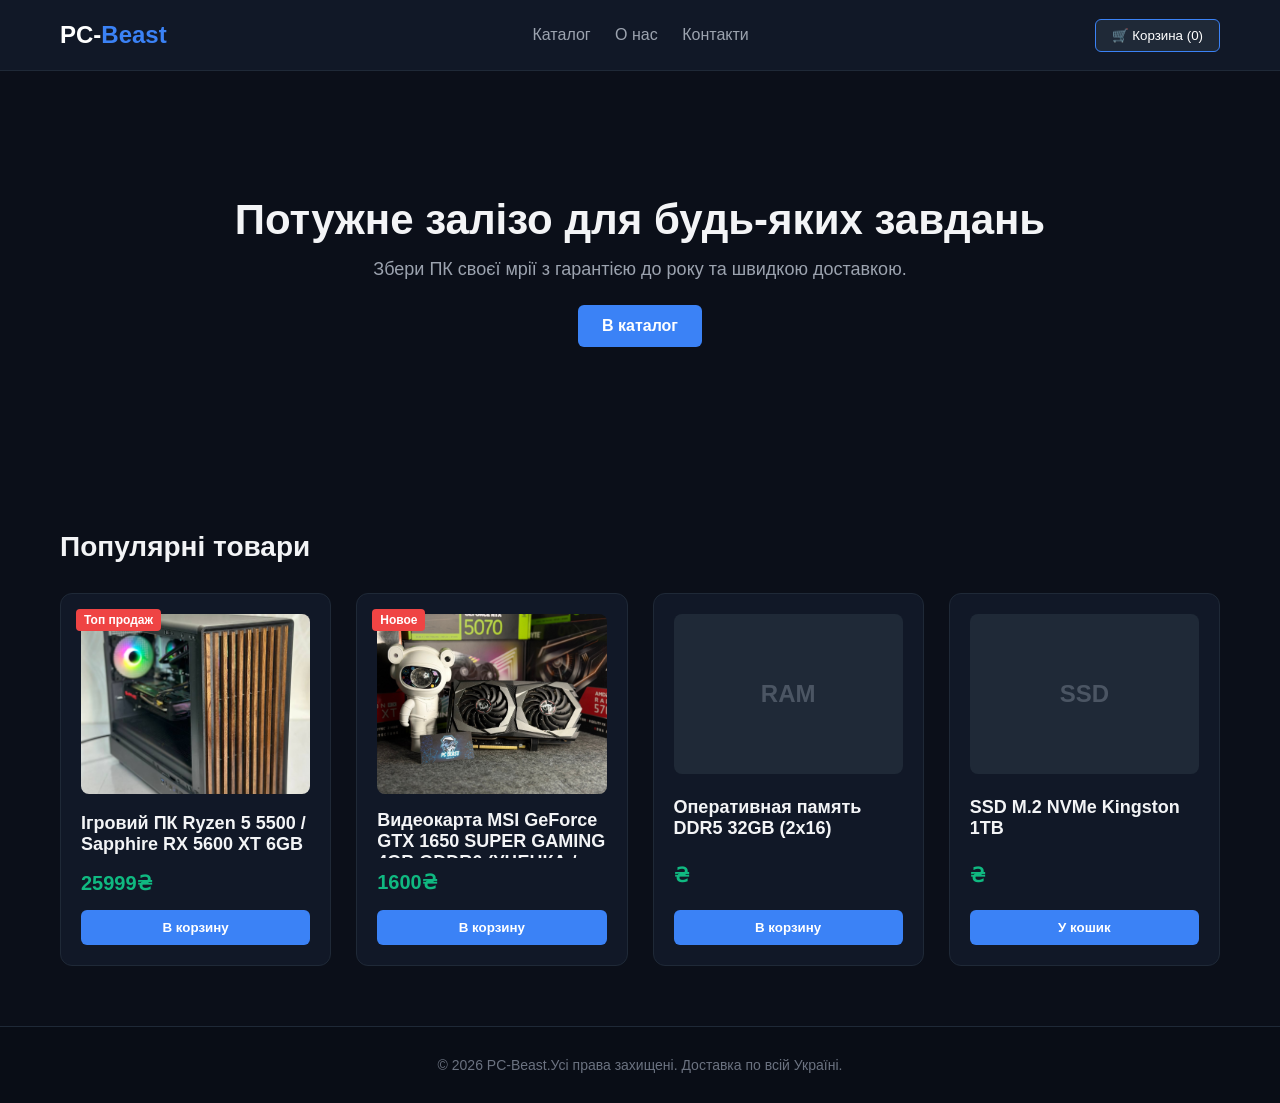
<file: index.html>
<!DOCTYPE html>
<html lang="ru">
<head>
    <meta charset="UTF-8">
    <meta name="viewport" content="width=device-width, initial-scale=1.0">
    <title>PC-Beast | Магазин комп'ютерної техніки</title>
    <link rel="stylesheet" href="style.css">
</head>
<body>

    <!-- Шапка сайта -->
    <header class="header">
        <div class="container header-container">
            <a href="#" class="logo">PC-<span>Beast</span></a>
            <nav class="nav">
                <a href="#catalog">Каталог</a>
                <a href="#" onclick="alert('м. Кременчук, вул. Велика Набережна, 2Г')">О нас</a>
               <a href="https://t.me/bybo4lka" target="_blank">Контакти</a>
            </nav>
            <div class="cart-box">
                <button class="cart-btn" id="cartBtn">🛒 Корзина (<span id="cart-count">0</span>)</button>
            </div>
        </div>
    </header>

    <!-- Главный баннер -->
    <section class="hero">
        <div class="container hero-content">
            <h1>Потужне залізо для будь-яких завдань</h1>
            <p>Збери ПК своєї мрії з гарантією до року та швидкою доставкою.</p>
            <a href="#catalog" class="btn">В каталог</a>
        </div>
    </section>

    <!-- Каталог товаров -->
    <main class="catalog container" id="catalog">
        <h2>Популярні товари</h2>
        <div class="products-grid">
            
            <!-- Карточка 1 -->
         <div class="product-card">
    <div class="product-badge">Топ продаж</div>

    <a href="product-pc.html">
        <img src="img/Pc.jpg" alt="Игровой ПК">
    </a>

    <h3 class="product-title">
        Ігровий ПК Ryzen 5 5500 / Sapphire RX 5600 XT 6GB
    </h3>

    <p class="product-price">25999₴</p>

    <button class="btn buy-btn" onclick="addToCart()">
        В корзину
    </button>
</div>

            <!-- Карточка 2 -->
<div class="product-card">
    <div class="product-badge">Новое</div>

    <img src="img/gtx1050.jpg" alt="MSI GTX 1050" class="product-image">

    <h3 class="product-title">
        Видеокарта MSI GeForce GTX 1650 SUPER GAMING 4GB GDDR6
        (УЦЕНКА / ПОД РЕМОНТ / НА ЗАПЧАСТИ)
    </h3>

    <p class="product-price">1600₴</p>

    <button class="btn buy-btn" onclick="addToCart()">
        В корзину
    </button>
</div>

            <!-- Карточка 3 -->
            <div class="product-card">
                <div class="product-img-placeholder">RAM</div>
                <h3 class="product-title">Оперативная память DDR5 32GB (2x16)</h3>
                <p class="product-price">₴</p>
                <button class="btn buy-btn" onclick="addToCart()">В корзину</button>
            </div>

            <!-- Карточка 4 -->
            <div class="product-card">
                <div class="product-img-placeholder">SSD</div>
                <h3 class="product-title">SSD M.2 NVMe Kingston 1TB</h3>
                <p class="product-price"> ₴</p>
                <button class="btn buy-btn" onclick="addToCart()">У кошик</button>
            </div>

        </div>
    </main>

    <!-- Подвал сайта -->
    <footer class="footer" id="contacts">
        <div class="container">
            <p>&copy; 2026 PC-Beast.Усі права захищені. Доставка по всій Україні.</p>
        </div>
    </footer>

    <script src="script.js"></script>
</body>
</html>
</file>
<file: style.css>
/* Обнуление базовых стилей */
* {
    margin: 0;
    padding: 0;
    box-sizing: border-box;
    font-family: 'Segoe UI', Tahoma, Geneva, Verdana, sans-serif;
}

body {
    background-color: #0b0f19;
    color: #f3f4f6;
    scroll-behavior: smooth;
}

.container {
    max-width: 1200px;
    margin: 0 auto;
    padding: 0 20px;
}

/* Шапка */
.header {
    background-color: #111827;
    border-bottom: 1px solid #1f2937;
    position: sticky;
    top: 0;
    z-index: 100;
}

.header-container {
    display: flex;
    justify-content: space-between;
    align-items: center;
    height: 70px;
}

.logo {
    font-size: 24px;
    font-weight: bold;
    color: #fff;
    text-decoration: none;
}

.logo span {
    color: #3b82f6; /* Синий акцент */
}

.nav a {
    color: #9ca3af;
    text-decoration: none;
    margin-left: 20px;
    transition: color 0.3s;
}

.nav a:hover {
    color: #3b82f6;
}

.cart-btn {
    background-color: #1f2937;
    border: 1px solid #3b82f6;
    color: #fff;
    padding: 8px 16px;
    border-radius: 6px;
    cursor: pointer;
    transition: 0.3s;
}

.cart-btn:hover {
    background-color: #3b82f6;
}

/* Главный баннер */
.hero {
    background: linear-gradient(rgba(11, 15, 25, 0.8), rgba(11, 15, 25, 0.9)), 
                url('https://images.unsplash.com/photo-1587202372775-e229f172b9d7?auto=format&fit=crop&w=1200&q=80') center/cover;
    height: 400px;
    display: flex;
    align-items: center;
    text-align: center;
}

.hero-content {
    width: 100%;
}

.hero h1 {
    font-size: 42px;
    margin-bottom: 15px;
}

.hero p {
    color: #9ca3af;
    font-size: 18px;
    margin-bottom: 25px;
}

/* Кнопки */
.btn {
    display: inline-block;
    background-color: #3b82f6;
    color: #fff;
    padding: 12px 24px;
    text-decoration: none;
    border-radius: 6px;
    font-weight: 600;
    border: none;
    cursor: pointer;
    transition: background 0.3s;
}

.btn:hover {
    background-color: #2563eb;
}

/* Каталог и карточки */
.catalog {
    padding: 60px 20px;
}

.catalog h2 {
    margin-bottom: 30px;
    font-size: 28px;
}

.products-grid {
    display: grid;
    grid-template-columns: repeat(auto-fill, minmax(260px, 1fr));
    gap: 25px;
}

.product-card img {
    width: 100%;
    height: 180px;
    object-fit: cover;
    border-radius: 8px;
    margin-bottom: 15px;
}

.product-title {
    font-size: 18px;
    margin-bottom: 10px;
    height: auto;
}
.product-card {
    background-color: #111827;
    border: 1px solid #1f2937;
    border-radius: 12px;
    padding: 20px;
    position: relative;
    display: flex;
    flex-direction: column;
    justify-content: space-between;
    transition: transform 0.3s, border-color 0.3s;
}

.product-card:hover {
    transform: translateY(-5px);
    border-color: #3b82f6;
}

.product-badge {
    position: absolute;
    top: 15px;
    left: 15px;
    background-color: #ef4444;
    color: white;
    font-size: 12px;
    padding: 4px 8px;
    border-radius: 4px;
    font-weight: bold;
}

/* Заглушка вместо картинок железа */
.product-img-placeholder {
    width: 100%;
    height: 160px;
    background-color: #1f2937;
    border-radius: 8px;
    display: flex;
    justify-content: center;
    align-items: center;
    font-size: 24px;
    font-weight: bold;
    color: #4b5563;
    margin-bottom: 15px;
}

.product-title {
    font-size: 18px;
    margin-bottom: 10px;
    height: 48px;
    overflow: hidden;
}

.product-price {
    font-size: 20px;
    font-weight: bold;
    color: #10b981; /* Зеленый ценник */
    margin-bottom: 15px;
}

.buy-btn {
    width: 100%;
    padding: 10px;
}

/* Подвал */
.footer {
    background-color: #090d16;
    border-top: 1px solid #1f2937;
    padding: 30px 0;
    text-align: center;
    color: #6b7280;
    font-size: 14px;
}
.product-card img {
    width: 100%;
    height: 180px;
    object-fit: cover;
    border-radius: 8px;
    margin-bottom: 15px;
}
.product-card img {
    width: 100%;
    height: 180px;
    object-fit: cover;
    border-radius: 8px;
    margin-bottom: 15px;
}
</file>
